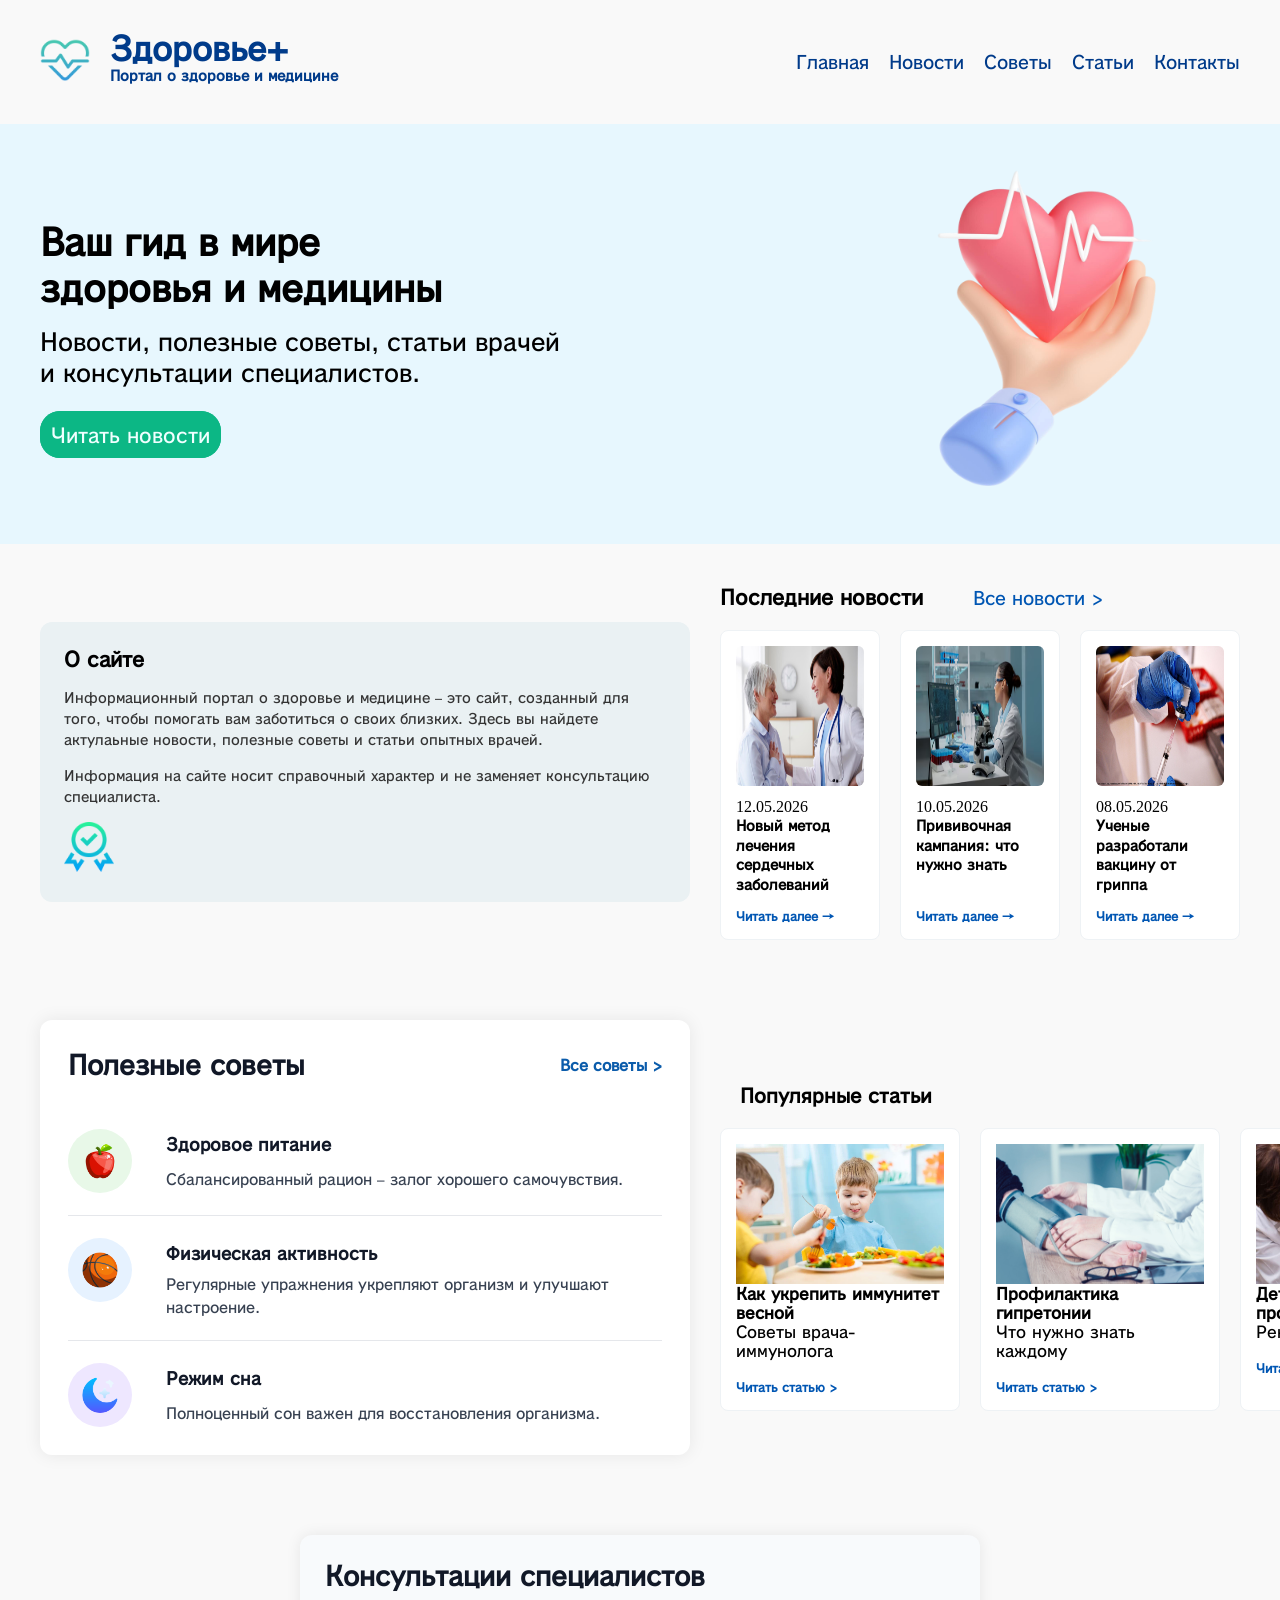
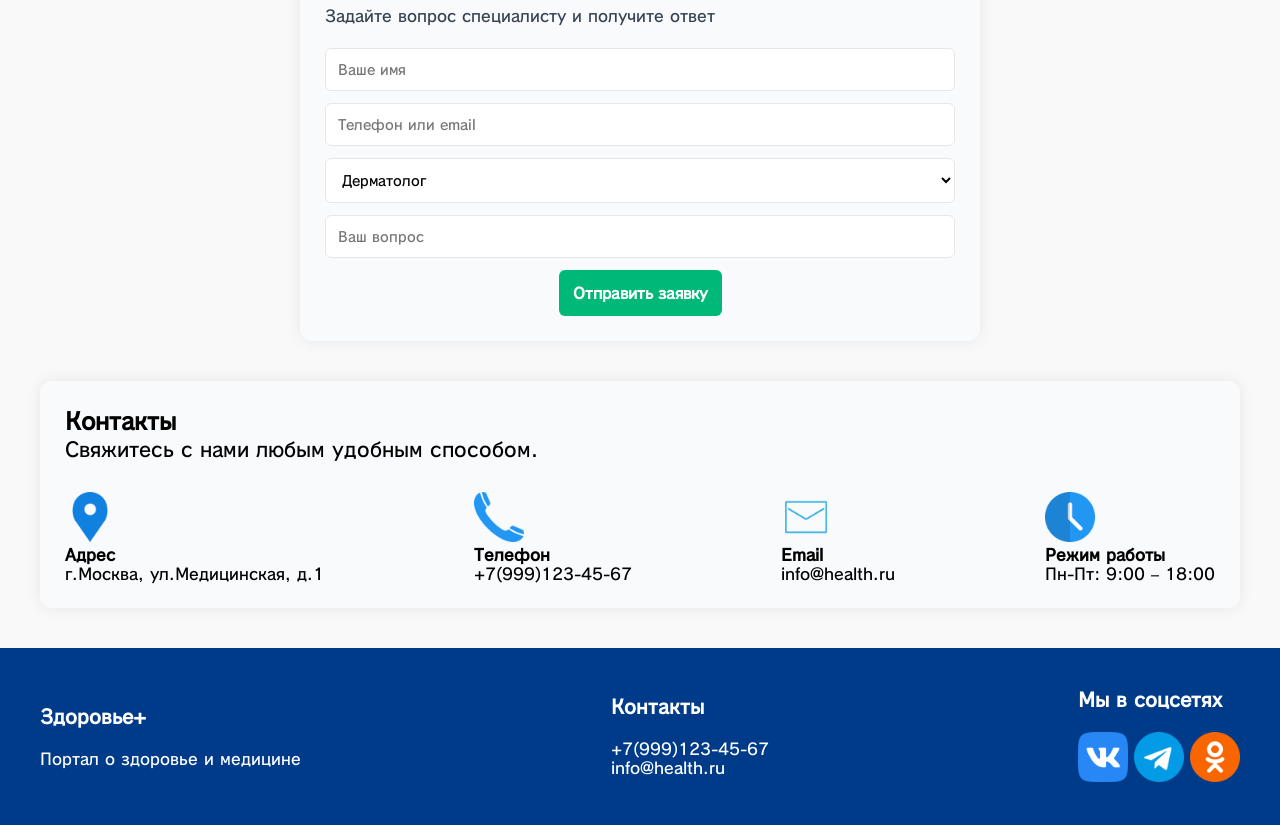
<file: index.html>
<!doctype html>
<html lang="en">
  <head>
    <meta charset="UTF-8" />
    <meta name="viewport" content="width=device-width, initial-scale=1.0" />
    <title>Здоровье+</title>
    <link rel="stylesheet" href="css/index.css" />
    <link rel="stylesheet" href="css/main.css" />
    
  </head>
  <body>
    <header>
      <div class="head">
      <div class="logo">
        <a href="index.html">
          <img src="img/free-icon-heart-rate-5063754.png" alt="logo" /></a>
          <h1>Здоровье+<br> <span>Портал о здоровье и медицине</span></h1>
      </div>
      <div class="nav">
        <ul>
          <li>
            <a href="index.html">Главная</a>
          </li>
          <li>
            <a href="news.html">Новости</a>
          </li>
          <li>
            <a href="advice.html">Советы</a>
          </li>
          <li>
            <a href="article.html">Статьи</a>
          </li>
          <li>
            <a class="navig" href="#contacts">Контакты</a>
          </li>
        </ul>
      </div>
      </div>
    </header>

    <main>
      <section>
        <div class="hero">
          <div>
            <h2>
              Ваш гид в мире <br />
              здоровья и медицины
            </h2>
            <p>
              Новости, полезные советы, статьи врачей <br />и консультации
              специалистов.
            </p>
            <a href="news.html">Читать новости</a>
          </div>
          <img
            src="img/3d-render-hand-holding-heart-with-pulse-line-beat.png"
            alt=""
          />
        </div>
      </section>

      <div class="container">
        <section>
          <div class="about_us">
            <h3>О сайте</h3>
            <p>
              Информационный портал о здоровье и медицине – это сайт, созданный
              для того, чтобы помогать вам заботиться о своих близких. Здесь вы
              найдете актулаьные новости, полезные советы и статьи опытных
              врачей.
            </p>
            <p class="disclaimer">
              Информация на сайте носит справочный характер и не заменяет
              консультацию специалиста.
            </p>
            <img
              src="img/free-icon-quality-5426807.png"
              alt="значок качества"
            />
          </div>
        </section>

        <section class="news_section">
          <div class="news_header">
            <h3>Последние новости</h3>
            <a href="news.html">Все новости ></a>
          </div>
          <div>
            <ul class="last_news_list">
              <li>
                <img src="img/62b9b843e026d047209176.jpeg" alt="" />
                <p class="date">12.05.2026</p>
                <h3>Новый метод лечения сердечных заболеваний</h3>
                <a href="news.html">Читать далее →</a>
              </li>
              <li>
                <img
                  src="img/researching-doctor-laboratory-using-chemical-tools-investigation-scientist-woman-typing-computer-looking-bacteria-petri-dish-while-having-professional-equipment-desk_482257-28192.avif"
                  alt=""
                />
                <p class="date">10.05.2026</p>
                <h3>Прививочная кампания: что нужно знать</h3>
                <a href="news.html">Читать далее →</a>
              </li>
              <li>
                <img
                  src="img/1593833483_0_0_3072_1728_1920x0_80_0_0_3046bcbc6e99d295e8e90262285cd47e.jpg"
                  alt=""
                />
                <p class="date">08.05.2026</p>
                <h3>Ученые разработали вакцину от гриппа</h3>
                <a href="news.html">Читать далее →</a>
              </li>
            </ul>
          </div>
        </section>
      </div>

      <div class="container">
        <section>
          <div class="healthy_advice">
            <div class="advice_header">
              <h3>Полезные советы</h3>
              <a href="advice.html">Все советы ></a>
            </div>
            <ul>
              <li>
                <img src="img/free-icon-apple-1791305.png" alt="apple" />
                <h4>Здоровое питание</h4>
                <p>Сбалансированный рацион – залог хорошего самочувствия.</p>
              </li>
              <li>
                <img src="img/free-icon-basketball-2279437.png" alt="ball" />
                <h4>Физическая активность</h4>
                <p>
                  Регулярные упражнения укрепляют организм и улучшают
                  настроение.
                </p>
              </li>
              <li>
                <img src="img/free-icon-moon-3901848.png" alt="moon" />
                <h4>Режим сна</h4>
                <p>Полноценный сон важен для восстановления организма.</p>
              </li>
            </ul>
          </div>
        </section>

        <section>
          <div class="popular_articles">
            <div class="article-header">
              <h3>Популярные статьи</h3>
              <a href="article.html">Все статьи ></a>
            </div>
            <ul class="news-articles">
              <li>
                <img
                  src="img/da11c0e05ab067f1e8a0c52aa8591ede.jpg.webp"
                  alt=""
                />
                <h4>Как укрепить иммунитет весной</h4>
                <p>Советы врача-иммунолога</p>
                <a href="article.html">Читать статью ></a>
              </li>
              <li>
                <img src="img/8a735b598144f2515af590058f975225.jpg" alt="" />
                <h4>Профилактика гипретонии</h4>
                <p>Что нужно знать каждому</p>
                <a href="article.html">Читать статью ></a>
              </li>
              <li>
                <img src="img/1688080374_40160b-min.jpeg" alt="" />
                <h4>Детские болезни: профилактика</h4>
                <p>Рекомендации педиатра</p>
                <a href="article.html">Читать статью ></a>
              </li>
            </ul>
          </div>
        </section>
      </div>

      <section>
        <div class="consult">
          <div class="consult-header">
            <h3>Консультации специалистов</h3>
            <p>Задайте вопрос специалисту и получите ответ</p>
          </div>
          <form class="doctor_consult">
            <div class="doctor_consult_field">
              <input
                type="text"
                name="owner"
                id="owner"
                placeholder="Ваше имя"
              />
            </div>
            <div class="doctor_consult_field">
              <input
                type="text"
                name="contact"
                id="contact"
                placeholder="Телефон или email"
              />
            </div>
            <div class="doctor_consult_field">
              <select
                name="doctor"
                id="doctor"
                aria-placeholder="Выберите специалиста"
              >
                <option value="terapevt">Терапевт</option>
                <option value="dermatolog" selected>Дерматолог</option>
                <option value="lor">Оториноларинголог</option>
                <option value="psycholog">Психолог</option>
                <option value="okylist">Окулист</option>
                <option value="travmatolog">Травматолог</option>
              </select>
            </div>
            <div class="doctor_consult_field">
              <input
                type="text"
                name="question"
                id="question"
                placeholder="Ваш вопрос"
                maxlength="500"
              />
            </div>
            <a href="">Отправить заявку</a>
          </form>
        </div>
      </section>

      <section id="contacts">
        <div class="contacts">
          <div class="contacts-header">
          <h3>Контакты</h3>
          <p>Свяжитесь с нами любым удобным способом.</p>
          </div>
          <ul>
            <li>
              <img src="img/free-icon-placeholder-149060.png" alt="location" />
              <h4>Адрес</h4>
              <p>г.Москва, ул.Медицинская, д.1</p>
            </li>
            <li>
              <img src="img/free-icon-call-11753484.png" alt="location" />
              <h4>Телефон</h4>
              <p>+7(999)123-45-67</p>
            </li>
            <li>
              <img src="img/free-icon-email-16087435.png" alt="location" />
              <h4>Email</h4>
              <p>info@health.ru</p>
            </li>
            <li>
              <img src="img/free-icon-clock-3602222.png" alt="location" />
              <h4>Режим работы</h4>
              <p>Пн-Пт: 9:00 – 18:00</p>
            </li>
          </ul>
        </div>
      </section>
    </main>

    <footer>
      <div class="footer">
        <ul>
          <li>
            <h3>Здоровье+</h3>
            <p>Портал о здоровье и медицине</p>
          </li>
          <li>
            <h3>Контакты</h3>
            <p>+7(999)123-45-67</p>
            <p>info@health.ru</p>
          </li>
          <li>
            <h3>Мы в соцсетях</h3>
            <a href=""><img src="img/free-icon-vk-5968835.png" alt="вк" /></a>
            <a href=""><img src="img/free-icon-telegram-2111646.png" alt="тг" /></a>
            <a href=""><img src="img/3669991.png" alt="однкл" /></a>
          </li>
        </ul>
    </footer>
      </div>
      <script src="scripts/smoothScroll.js"></script>
  </body>
</html>
</file>
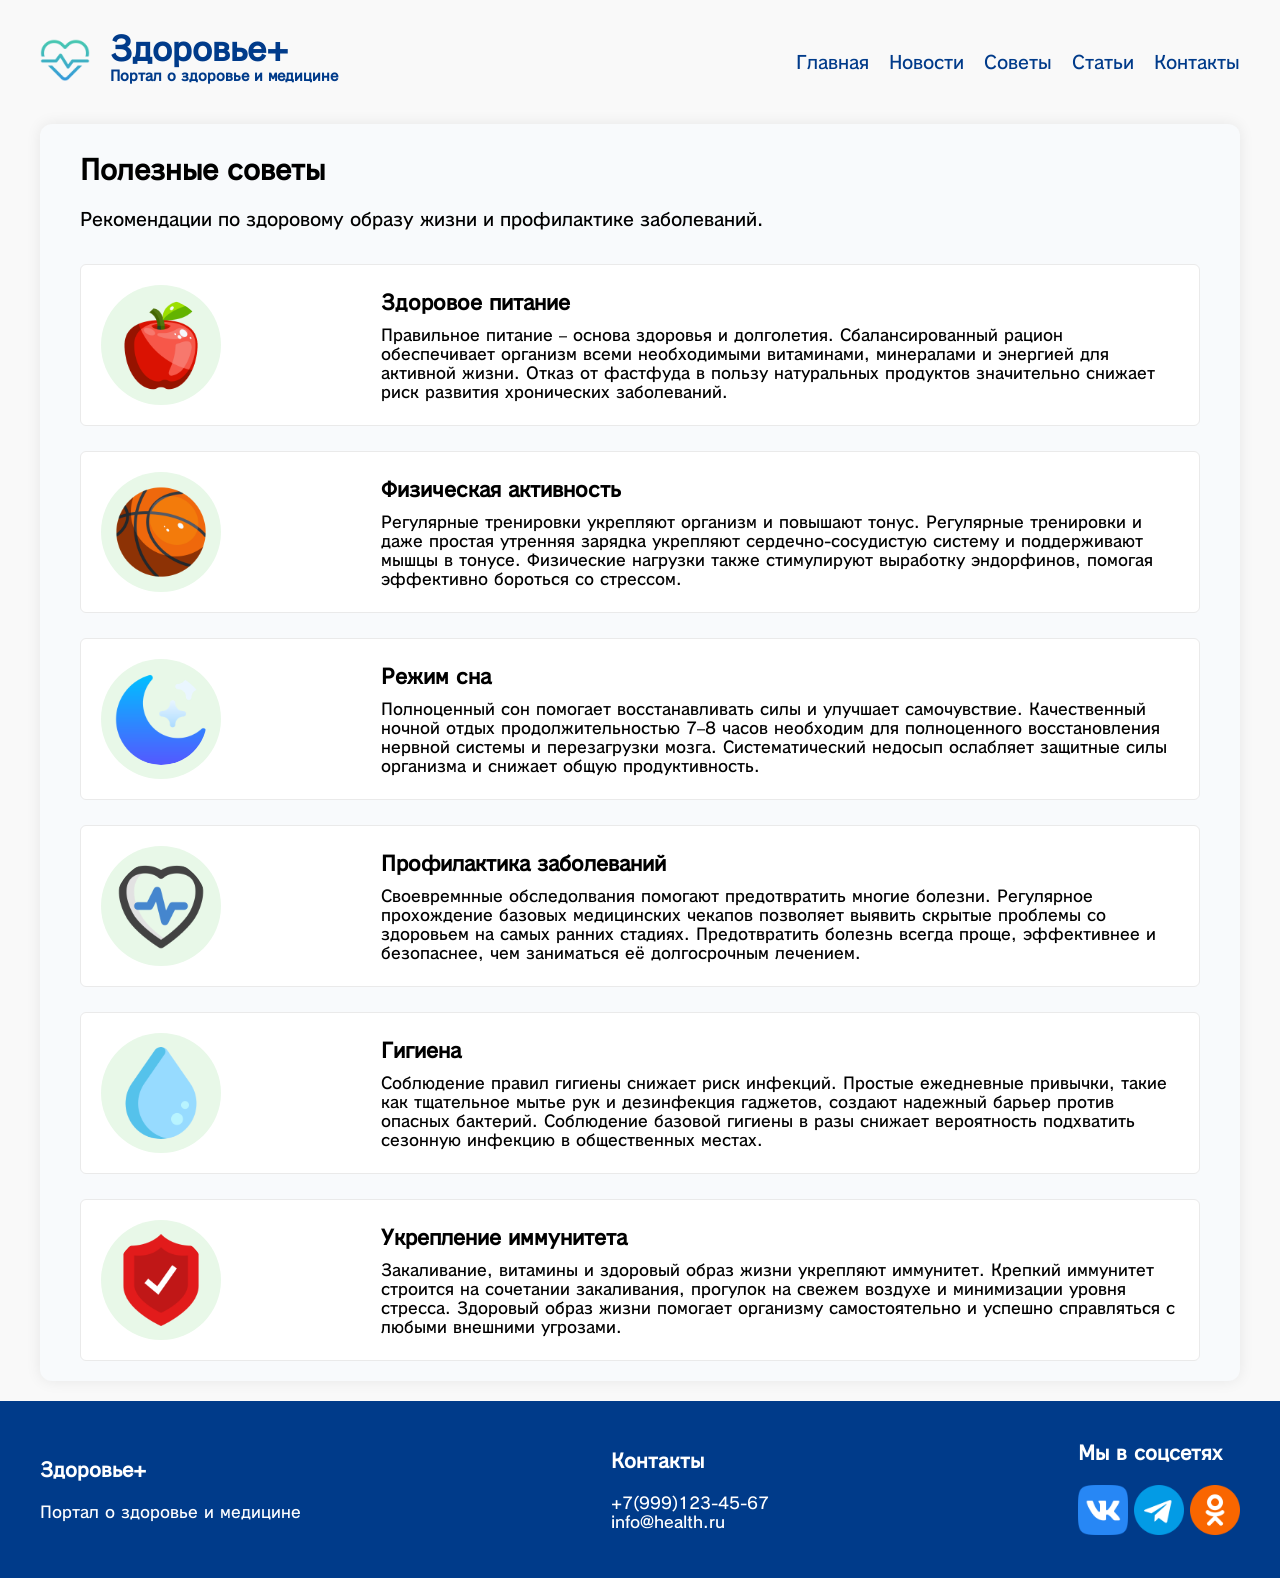
<file: advice.html>
<!DOCTYPE html>
<html lang="en">
<head>
    <meta charset="UTF-8">
    <meta name="viewport" content="width=device-width, initial-scale=1.0">
    <title>Советы</title>
    <link rel="stylesheet" href="css/advice.css">
    <link rel="stylesheet" href="css/main.css">
</head>
<body>
        <header>
      <div class="head">
      <div class="logo">
        <a href="index.html">
          <img src="img/free-icon-heart-rate-5063754.png" alt="logo" /></a>
          <h1>Здоровье+<br> <span>Портал о здоровье и медицине</span></h1>
      </div>
      <div class="nav">
        <ul>
          <li>
            <a href="index.html">Главная</a>
          </li>
          <li>
            <a href="news.html">Новости</a>
          </li>
          <li>
            <a href="advice.html">Советы</a>
          </li>
          <li>
            <a href="article.html">Статьи</a>
          </li>
          <li>
            <a href="#contacts">Контакты</a>
          </li>
        </ul>
      </div>
      </div>
    </header>

    <main>
        <section>
            <div class="advice">
              <div class="advice-header">
                <h1>Полезные советы</h1>
                <p>Рекомендации по здоровому образу жизни и профилактике заболеваний.</p>
                </div>
                <ul>
                    <li>
                        <img src="img/free-icon-apple-1791305.png" alt="">
                        <div class="advice-content">
                        <h3>Здоровое питание</h3>
                        <p>Правильное питание – основа здоровья и долголетия. Сбалансированный рацион обеспечивает организм всеми необходимыми витаминами, минералами и энергией для активной жизни. Отказ от фастфуда в пользу натуральных продуктов значительно снижает риск развития хронических заболеваний.</p>
                        </div>
                    </li>
                    <li>
                        <img src="img/free-icon-basketball-2279437.png" alt="">
                        <div class="advice-content">
                        <h3>Физическая активность</h3>
                        <p>Регулярные тренировки укрепляют организм и повышают тонус. Регулярные тренировки и даже простая утренняя зарядка укрепляют сердечно-сосудистую систему и поддерживают мышцы в тонусе. Физические нагрузки также стимулируют выработку эндорфинов, помогая эффективно бороться со стрессом.</p>
                        </div>
                    </li>
                    <li>
                        <img src="img/free-icon-moon-3901848.png" alt="">
                        <div class="advice-content">
                        <h3>Режим сна</h3>
                        <p>Полноценный сон помогает восстанавливать силы и улучшает самочувствие. Качественный ночной отдых продолжительностью 7–8 часов необходим для полноценного восстановления нервной системы и перезагрузки мозга. Систематический недосып ослабляет защитные силы организма и снижает общую продуктивность.</p>
                        </div>
                    </li>
                    <li>
                        <img src="img/free-icon-heart-rate-monitor-4715479.png" alt="">
                        <div class="advice-content">
                        <h3>Профилактика заболеваний</h3>
                        <p>Своевремнные обследолвания помогают предотвратить многие болезни. Регулярное прохождение базовых медицинских чекапов позволяет выявить скрытые проблемы со здоровьем на самых ранних стадиях. Предотвратить болезнь всегда проще, эффективнее и безопаснее, чем заниматься её долгосрочным лечением.</p> 
                        </div>
                    <li>
                        <img src="img/free-icon-water-drop-471568.png" alt="">
                        <div class="advice-content">
                        <h3>Гигиена</h3>
                        <p>Соблюдение правил гигиены снижает риск инфекций. Простые ежедневные привычки, такие как тщательное мытье рук и дезинфекция гаджетов, создают надежный барьер против опасных бактерий. Соблюдение базовой гигиены в разы снижает вероятность подхватить сезонную инфекцию в общественных местах.</p>
                        </div>
                    </li>
                    <li>
                        <img src="img/free-icon-shield-459294.png" alt="">
                        <div class="advice-content">
                        <h3>Укрепление иммунитета</h3>
                        <p>Закаливание, витамины и здоровый образ жизни укрепляют иммунитет. Крепкий иммунитет строится на сочетании закаливания, прогулок на свежем воздухе и минимизации уровня стресса. Здоровый образ жизни помогает организму самостоятельно и успешно справляться с любыми внешними угрозами.</p>
                        </div>
                    </li>
                </ul>
            </div>
        </section>
    </main>
    <footer>
      <div class="footer">
        <ul>
          <li>
            <h3>Здоровье+</h3>
            <p>Портал о здоровье и медицине</p>
          </li>
          <li>
            <h3>Контакты</h3>
            <p>+7(999)123-45-67</p>
            <p>info@health.ru</p>
          </li>
          <li>
            <h3>Мы в соцсетях</h3>
            <a href=""><img src="img/free-icon-vk-5968835.png" alt="вк" /></a>
            <a href=""><img src="img/free-icon-telegram-2111646.png" alt="тг" /></a>
            <a href=""><img src="img/3669991.png" alt="однкл" /></a>
          </li>
        </ul>
    </footer>
      </div>
</body>
</html>
</file>
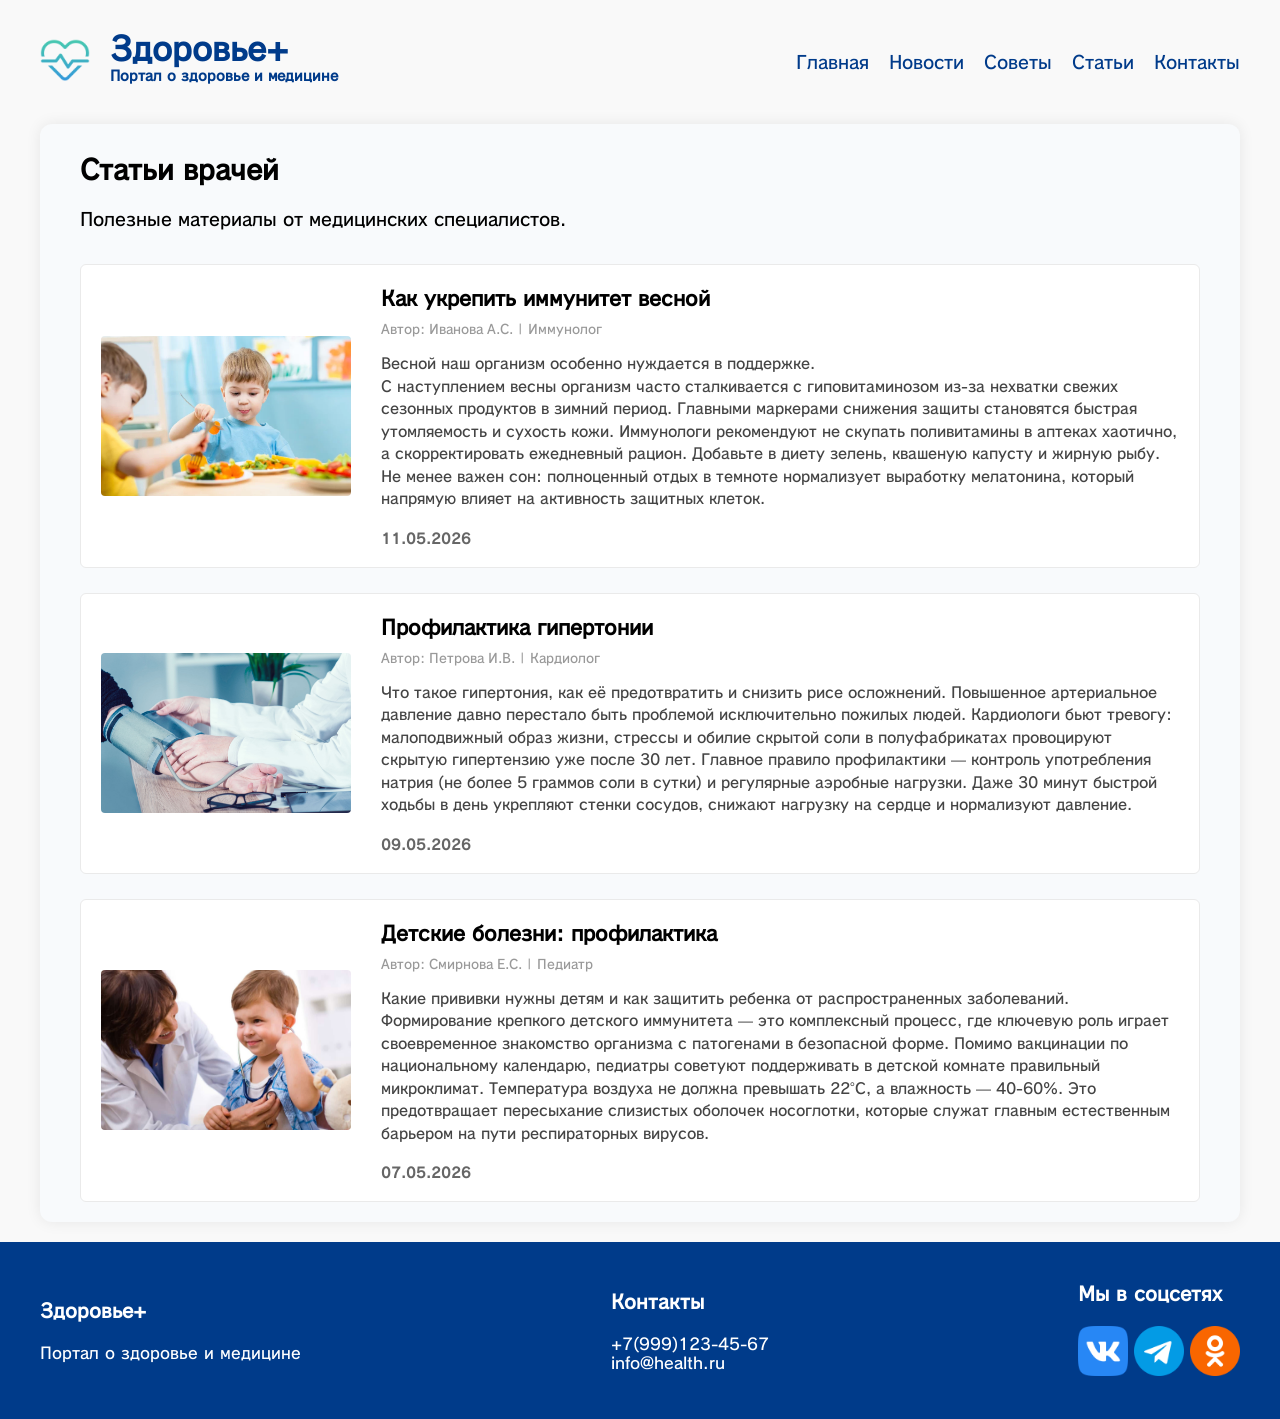
<file: article.html>
<!DOCTYPE html>
<html lang="en">
<head>
    <meta charset="UTF-8">
    <meta name="viewport" content="width=device-width, initial-scale=1.0">
    <title>Статьи</title>
    <link rel="stylesheet" href="css/article.css">
    <link rel="stylesheet" href="css/main.css">
</head>
<body>
        <header>
      <div class="head">
      <div class="logo">
        <a href="index.html">
          <img src="img/free-icon-heart-rate-5063754.png" alt="logo" /></a>
          <h1>Здоровье+<br> <span>Портал о здоровье и медицине</span></h1>
      </div>
      <div class="nav">
        <ul>
          <li>
            <a href="index.html">Главная</a>
          </li>
          <li>
            <a href="news.html">Новости</a>
          </li>
          <li>
            <a href="advice.html">Советы</a>
          </li>
          <li>
            <a href="article.html">Статьи</a>
          </li>
          <li>
            <a href="#contacts">Контакты</a>
          </li>
        </ul>
      </div>
      </div>
    </header>

    <main>
        <section>
            <div class="article">
              <div class="article-header">
                <h1>Статьи врачей</h1>
                <p>Полезные материалы от медицинских специалистов.</p>
                </div>
                <ul>
                    <li>
                        <img src="img/da11c0e05ab067f1e8a0c52aa8591ede.jpg.webp" alt="">
                        <div class="article-content">
                        <h3>Как укрепить иммунитет весной</h3>
                        <p class="author"><span>Автор:</span> Иванова А.С.  |  Иммунолог</p>
                        <p class="description">Весной наш организм особенно нуждается в поддержке.<br> С наступлением весны организм часто сталкивается с гиповитаминозом из-за нехватки свежих сезонных продуктов в зимний период. Главными маркерами снижения защиты становятся быстрая утомляемость и сухость кожи. Иммунологи рекомендуют не скупать поливитамины в аптеках хаотично, а скорректировать ежедневный рацион. Добавьте в диету зелень, квашеную капусту и жирную рыбу. Не менее важен сон: полноценный отдых в темноте нормализует выработку мелатонина, который напрямую влияет на активность защитных клеток.</p>
                        <p class="date">11.05.2026</p>
                        </div>
                    </li>
                    <li>
                        <img src="img/8a735b598144f2515af590058f975225.jpg" alt="">
                        <div class="article-content">
                        <h3>Профилактика гипертонии</h3>
                        <p class="author"><span>Автор:</span> Петрова И.В.  |  Кардиолог</p>
                        <p class="description">Что такое гипертония, как её предотвратить и снизить рисе осложнений. Повышенное артериальное давление давно перестало быть проблемой исключительно пожилых людей. Кардиологи бьют тревогу: малоподвижный образ жизни, стрессы и обилие скрытой соли в полуфабрикатах провоцируют скрытую гипертензию уже после 30 лет. Главное правило профилактики — контроль употребления натрия (не более 5 граммов соли в сутки) и регулярные аэробные нагрузки. Даже 30 минут быстрой ходьбы в день укрепляют стенки сосудов, снижают нагрузку на сердце и нормализуют давление.</p>
                        <p class="date">09.05.2026</p>
                        </div>
                    </li>
                    <li>
                        <img src="img/1688080374_40160b-min.jpeg" alt="">
                        <div class="article-content">
                        <h3>Детские болезни: профилактика</h3>
                        <p class="author"><span>Автор:</span> Смирнова Е.С.  |  Педиатр</p>
                        <p class="description">Какие прививки нужны детям и как защитить ребенка от распространенных заболеваний. Формирование крепкого детского иммунитета — это комплексный процесс, где ключевую роль играет своевременное знакомство организма с патогенами в безопасной форме. Помимо вакцинации по национальному календарю, педиатры советуют поддерживать в детской комнате правильный микроклимат. Температура воздуха не должна превышать 22°C, а влажность — 40-60%. Это предотвращает пересыхание слизистых оболочек носоглотки, которые служат главным естественным барьером на пути респираторных вирусов.</p>
                        <p class="date">07.05.2026</p>
                        </div>
                    </li>
                </ul>
            </div>
        </section>
    </main>
    <footer>
      <div class="footer">
        <ul>
          <li>
            <h3>Здоровье+</h3>
            <p>Портал о здоровье и медицине</p>
          </li>
          <li>
            <h3>Контакты</h3>
            <p>+7(999)123-45-67</p>
            <p>info@health.ru</p>
          </li>
          <li>
            <h3>Мы в соцсетях</h3>
            <a href=""><img src="img/free-icon-vk-5968835.png" alt="вк" /></a>
            <a href=""><img src="img/free-icon-telegram-2111646.png" alt="тг" /></a>
            <a href=""><img src="img/3669991.png" alt="однкл" /></a>
          </li>
        </ul>
    </footer>
      </div>
</body>
</html>
</file>
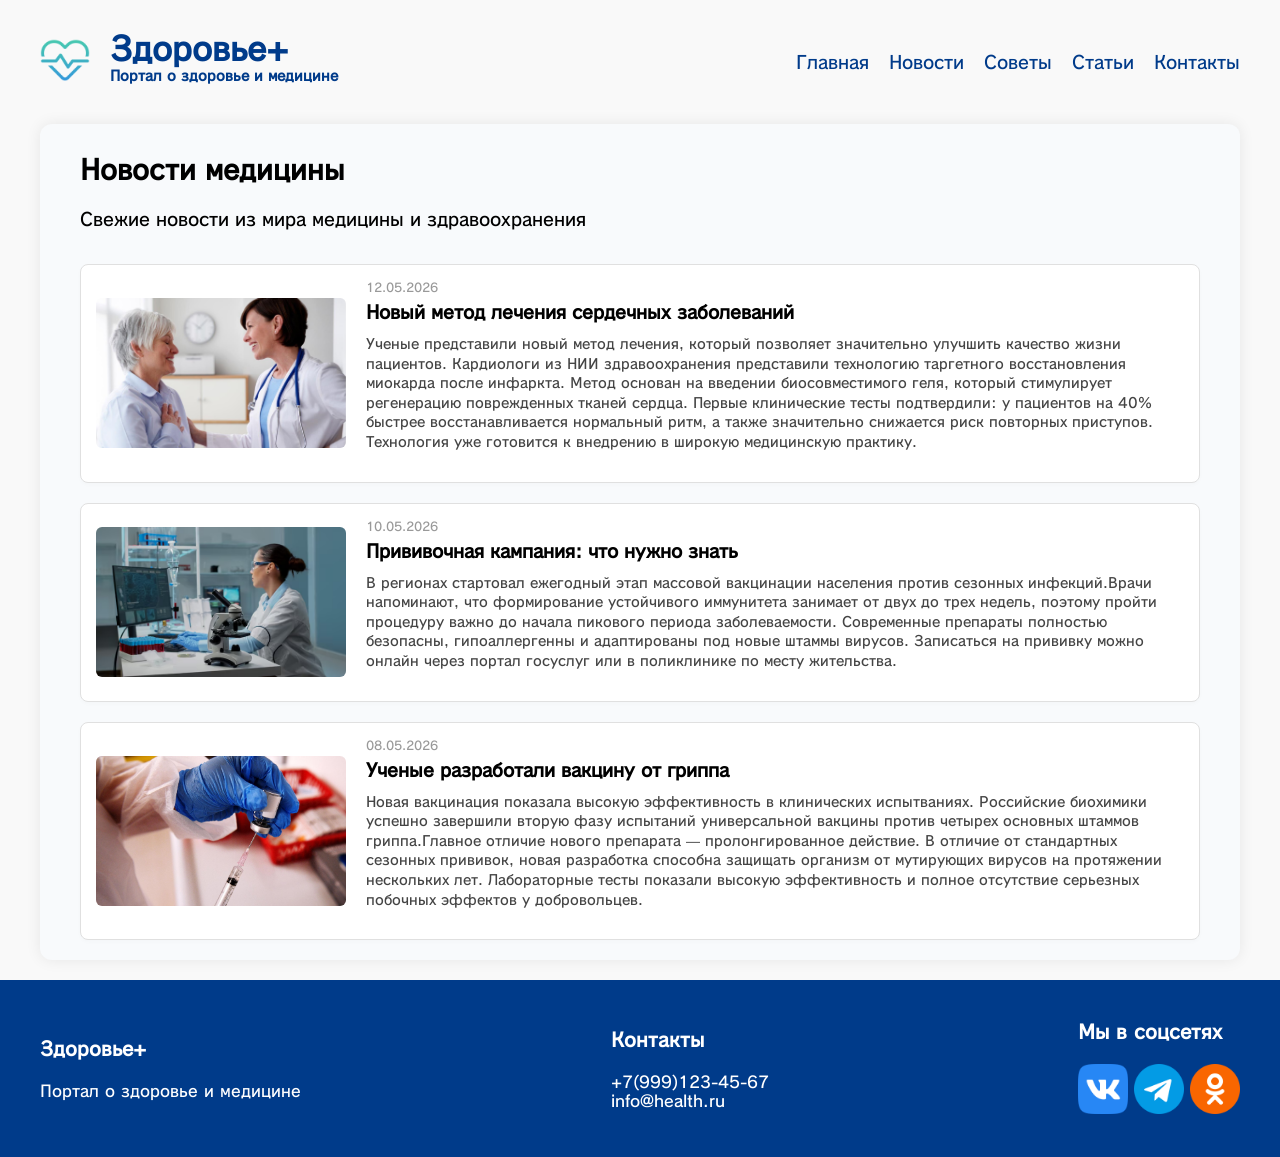
<file: news.html>
<!DOCTYPE html>
<html lang="en">
<head>
    <meta charset="UTF-8">
    <meta name="viewport" content="width=device-width, initial-scale=1.0">
    <title>Document</title>
    <link rel="stylesheet" href="css/news.css">
    <link rel="stylesheet" href="css/main.css">
</head>
<body>
        <header>
      <div class="head">
      <div class="logo">
        <a href="index.html">
          <img src="img/free-icon-heart-rate-5063754.png" alt="logo" /></a>
          <h1>Здоровье+<br> <span>Портал о здоровье и медицине</span></h1>
      </div>
      <div class="nav">
        <ul>
          <li>
            <a href="index.html">Главная</a>
          </li>
          <li>
            <a href="news.html">Новости</a>
          </li>
          <li>
            <a href="advice.html">Советы</a>
          </li>
          <li>
            <a href="article.html">Статьи</a>
          </li>
          <li>
            <a href="#contacts">Контакты</a>
          </li>
        </ul>
      </div>
      </div>
    </header>

    <main>
        <section>
            <div class="news">
              <div class="news-header">
                <h1>Новости медицины</h1>
                <p>Свежие новости из мира медицины и здравоохранения</p>
                </div>
                <ul>
                    <li>
                        <img src="img/62b9b843e026d047209176.jpeg" alt="">
                        <div class="news-content">
                        <p>12.05.2026</p>
                        <h3>Новый метод лечения сердечных заболеваний</h3>
                        <p>Ученые представили новый метод лечения, который позволяет значительно улучшить качество жизни пациентов. Кардиологи из НИИ здравоохранения представили технологию таргетного восстановления миокарда после инфаркта. Метод основан на введении биосовместимого геля, который стимулирует регенерацию поврежденных тканей сердца. Первые клинические тесты подтвердили: у пациентов на 40% быстрее восстанавливается нормальный ритм, а также значительно снижается риск повторных приступов. Технология уже готовится к внедрению в широкую медицинскую практику.</p>
                        </div>
                    </li>
                    <li>
                        <img src="img/researching-doctor-laboratory-using-chemical-tools-investigation-scientist-woman-typing-computer-looking-bacteria-petri-dish-while-having-professional-equipment-desk_482257-28192.avif" alt="">
                        <div class="news-content">
                        <p>10.05.2026</p>
                        <h3>Прививочная кампания: что нужно знать</h3>
                        <p>В регионах стартовал ежегодный этап массовой вакцинации населения против сезонных инфекций.Врачи напоминают, что формирование устойчивого иммунитета занимает от двух до трех недель, поэтому пройти процедуру важно до начала пикового периода заболеваемости. Современные препараты полностью безопасны, гипоаллергенны и адаптированы под новые штаммы вирусов. Записаться на прививку можно онлайн через портал госуслуг или в поликлинике по месту жительства.</p>
                        </div>
                    </li>
                    <li>
                        <img src="img/1593833483_0_0_3072_1728_1920x0_80_0_0_3046bcbc6e99d295e8e90262285cd47e.jpg" alt="">
                        <div class="news-content">
                        <p>08.05.2026</p>
                        <h3>Ученые разработали вакцину от гриппа</h3>
                        <p>Новая вакцинация показала высокую эффективность в клинических испытваниях. Российские биохимики успешно завершили вторую фазу испытаний универсальной вакцины против четырех основных штаммов гриппа.Главное отличие нового препарата — пролонгированное действие. В отличие от стандартных сезонных прививок, новая разработка способна защищать организм от мутирующих вирусов на протяжении нескольких лет. Лабораторные тесты показали высокую эффективность и полное отсутствие серьезных побочных эффектов у добровольцев.</p>
                        </div>
                    </li>
                </ul>
            </div>
        </section>
    </main>
    <footer>
      <div class="footer">
        <ul>
          <li>
            <h3>Здоровье+</h3>
            <p>Портал о здоровье и медицине</p>
          </li>
          <li>
            <h3>Контакты</h3>
            <p>+7(999)123-45-67</p>
            <p>info@health.ru</p>
          </li>
          <li>
            <h3>Мы в соцсетях</h3>
            <a href=""><img src="img/free-icon-vk-5968835.png" alt="вк" /></a>
            <a href=""><img src="img/free-icon-telegram-2111646.png" alt="тг" /></a>
            <a href=""><img src="img/3669991.png" alt="однкл" /></a>
          </li>
        </ul>
    </footer>
      </div>
</body>
</html>
</file>
<file: css/index.css>
@font-face {
  font-family: "Nintendo";
  src: url("../nintendo_NTLGDB_001.ttf")format('truetype');
  font-weight: 400;
}

.hero{
    font-family: 'Nintendo';
    background-color: #E7F7FE;
    display: flex;
    justify-content: space-between;
    align-items: center;
    padding: 10px 40px;
    font-size: 24px;
}

.hero h2{
    padding-bottom: 15px;
}

.hero p{
    font-family: 'Nintendo';
    font-weight: 200;
    padding-bottom: 30px;
}

.hero img{
    width: 400px;
    height: 400px;
}

.hero a{
    border: 1px solid #0CB785;
    color: azure;
    background-color: #0CB785;
    text-decoration-line: none;
    border-radius: 20px;
    padding: 10px;
    font-size: 20px;
}

.hero a:hover{
    border: 1px solid #0CB785;
    background-color: azure;
    color: #0CB785;
}

* {
  box-sizing: border-box;
  margin: 0;
  padding: 0;
}

body {
  background-color: #f9f9f9;
}

/* 1. Главный контейнер: ставит левую и правую секции в ряд */
.container {
  display: flex;
  gap: 30px; /* Расстояние между левым блоком и новостями */
  align-items: center;
  /* max-width: 1200px; */
  /* margin: 0 auto; */
  padding: 40px 40px;
}

/* Стили для левого блока "О сайте" */
.about_us {
  flex: 0 0 300px; /* Фиксированная ширина левого блока */
  background-color: #eaf1f3; /* Светлый фон как на макете */
  padding: 24px;
  border-radius: 12px;
  position: relative;
  max-width: 650px;
  max-height: 300px;
  font-family: 'Nintendo';
  font-size: 24px;
}

.about_us img{
    align-items: end;
    width: 50px;
    height: 50px;
}
.about_us h3 {
  margin-bottom: 15px;
  font-size: 20px;
}

.about_us p {
  font-size: 14px;
  line-height: 1.5;
  color: #333;
  margin-bottom: 15px;
}

/* Зеленый щит в правом нижнем углу */
.about_us .badge {
  display: block;
  margin-left: auto;
  margin-top: 20px;
}

/* Стили для правой секции новостей */
.news_section {
  flex: 1; /* Занимает все оставшееся пространство */
  display: flex;
  flex-wrap: wrap;
}

/* Шапка новостей (Заголовок + ссылка "Все новости") */
.news_header {
  display: flex;
  justify-content: space-between; /* Разносит заголовок влево, ссылку вправо */
  align-items: flex-end;
  margin-bottom: 20px;
  gap: 50px;
}

.news_header h3 {
  font-size: 20px;
  font-family: 'Nintendo';
}

.news_header a{
  color: #0056b3;
  text-decoration: none;
  font-size: 18px;
  font-family: 'Nintendo';
}

.news_header a:hover{
    text-decoration: underline;
}

/* 2. Контейнер списка: выстраивает 3 карточки в ряд */
.last_news_list {
  display: flex;
  gap: 20px; /* Расстояние между карточками */
  list-style: none;
}

/* Стили для отдельной карточки новости */
.last_news_list li {
  flex: 1; /* Карточки будут одинаковой ширины */
  background: #fff;
  border: 1px solid #eef2f5;
  border-radius: 8px;
  padding: 15px;
  display: flex;
  flex-direction: column; /* Контент внутри карточки идет сверху вниз */
}

/* Заглушка для картинок в новостях */
.last_news_list li img {
  width: 100%;
  height: 140px;
  background-color: #ddd; /* Временный серый фон */
  border-radius: 6px;
  margin-bottom: 12px;
} */

.last_news_list p {
  font-size: 12px;
  color: #888;
  margin-bottom: 8px;
  font-family: 'Nintendo';
}

.last_news_list h3 {
  font-size: 14px;
  line-height: 1.4;
  margin-bottom: 15px;
  flex-grow: 1; /* Выталкивает ссылку "Читать далее" строго вниз */
  font-family: 'Nintendo';
}

.last_news_list a {
  color: #0056b3;
  text-decoration: none;
  font-size: 12px;
  font-weight: bold;
  font-family: 'Nintendo';
}

.last_news_list a:hover{
    text-decoration: underline;
}

.popular_articles{
    font-family: 'Nintendo';
    font-size: 16px;
}

.popular_articles img{
    width: 208px;
    height: 140px;
}

.article-header{
    display: flex;
    align-items: center;
    justify-content: space-between;
    padding: 20px;
}

.news-articles {
  display: flex;
  gap: 20px; /* Расстояние между карточками */
  list-style: none;
  max-width: 760px;
}

/* Стили для отдельной карточки новости */
.news-articles li {
  flex: 1; /* Карточки будут одинаковой ширины */
  background: #fff;
  border: 1px solid #eef2f5;
  border-radius: 8px;
  padding: 15px;
  display: flex;
  flex-direction: column; /* Контент внутри карточки идет сверху вниз */
}

.popular_articles a{
    text-decoration: none;
    color: #0056b3;
    font-size: 18px;
    font-weight: bold;
}

.popular_articles a:hover{
    text-decoration: underline;
}

.news-articles a{
    font-size: 12px;
    padding-top: 20px;
    font-weight: bold;
}

.consult {
    background: #f8fafc;
    padding: 25px;
    border-radius: 12px;
    box-shadow: 0 0 15px rgba(0, 0, 0, 0.08);
    font-family: 'Nintendo';
    margin: 40px 300px;
    max-width: 1000px;
}

.consult-header h3 {
    margin: 0 0 12px;
    font-size: 26px;
    line-height: 1.2;
    color: #111827;
}

.consult-header p {
    margin: 0 0 20px;
    font-size: 16px;
    line-height: 1.5;
    color: #374151;
}

.doctor_consult {
    display: flex;
    flex-direction: column;
    gap: 12px;
}

.doctor_consult_field input,
.doctor_consult_field select {
    width: 100%;
    box-sizing: border-box;
    padding: 12px;
    border: 1px solid #e5e7eb;
    border-radius: 6px;
    background: white;
    font-size: 14px;
    outline: none;
    font-family: 'Nintendo';
}

.doctor_consult_field input:focus,
.doctor_consult_field select:focus {
    border-color: #00b878;
}

.doctor_consult a {
    display: block;
    text-align: center;
    padding: 14px;
    background: #00b878;
    color: white;
    border-radius: 6px;
    text-decoration: none;
    font-size: 15px;
    font-weight: 700;
    max-width: 300px;
    margin: 0 auto;
}

.doctor_consult a:hover {
    background: #009e67;
}

.healthy_advice {
    width: 650px;
    background: #ffffff;
    padding: 28px;
    border-radius: 12px;
    box-shadow: 0 0 18px rgba(0, 0, 0, 0.08);
    font-family: 'Nintendo';
}

.advice_header {
    display: flex;
    align-items: center;
    justify-content: space-between;
    margin-bottom: 25px;
}

.advice_header h3 {
    margin: 0;
    font-size: 26px;
    color: #111827;
}

.advice_header a {
    color: #0b5cab;
    text-decoration: none;
    font-size: 15px;
    font-weight: 600;
}

.advice_header a:hover {
    text-decoration: underline;
}

.healthy_advice ul {
    margin: 0;
    padding: 0;
    list-style: none;
}

.healthy_advice li {
    display: grid;
    grid-template-columns: 80px 1fr;
    column-gap: 18px;
    padding: 22px 0;
    border-bottom: 1px solid #e5e7eb;
}

.healthy_advice li:last-child {
    border-bottom: none;
    padding-bottom: 0;
}

.healthy_advice li img {
    width: 64px;
    height: 64px;
    padding: 14px;
    border-radius: 50%;
    object-fit: contain;
    background: #e8f8e8;
    box-sizing: border-box;
    grid-row: 1 / 3;
}

.healthy_advice li:nth-child(2) img {
    background: #e6f2ff;
}

.healthy_advice li:nth-child(3) img {
    background: #eee7ff;
}

.healthy_advice li h4 {
    margin: 4px 0 8px;
    font-size: 17px;
    color: #111827;
}

.healthy_advice li p {
    margin: 0;
    font-size: 15px;
    line-height: 1.5;
    color: #374151;
}

.contacts{
    background: #f8fafc;
    padding: 25px;
    border-radius: 12px;
    box-shadow: 0 0 15px rgba(0, 0, 0, 0.08);
    font-family: 'Nintendo';
    margin: 40px;
}

.contacts-header{
    padding-bottom: 30px;
    font-size: 20px;
}

.contacts img{
    width: 50px;
    height: 50px;
}

.contacts ul{
    display: flex;
    list-style-type: none;
    justify-content: space-between;
    gap: 20px;
}

section{
    scroll-margin-top: 90px;
}
</file>
<file: css/main.css>
@font-face {
  font-family: "Nintendo";
  src: url("../nintendo_NTLGDB_001.ttf")format('truetype');
  font-weight: 400;
}

* {
  box-sizing: border-box;
  margin: 0;
  padding: 0;
}

body {
  background-color: #f9f9f9;
}

.head{
    display: flex;
    justify-content: space-between;
    align-items: center;
    margin: 35px 40px;
}

.logo img{
    width: 50px;
    height: 50px;
    margin-right: 20px;
}

.nav ul{
    display: flex;
    justify-content: space-between;
    align-items: center;
    gap: 20px;
    list-style-type: none;
}

.nav a{
    text-decoration: none;
    font-family: 'Nintendo';
    font-size: 18px;
    color: #003B8A;
}

.nav a:hover{
    color: #fff;
    border-radius: 10px;
    padding: 7px 12px;
    background-color: #0249a6;
}

.logo{
    display: flex;
    align-items: center;
    font-family: 'Nintendo';
    font-size: 16px;
    color: #003B8A;
    line-height: 20px;
}

.logo span{
    font-size: 14px;
}

.footer{
    padding: 40px 40px;
    background-color: #003B8A;
    font-family: 'Nintendo';
    color: #fff;
}

footer img{
    width: 50px;
    height: 50px;
}

.footer ul{
    display: flex;
    justify-content: space-between;
    align-items: center;
}

.footer li{
    list-style-type: none;
}

.footer h3{
    padding-bottom: 20px;
}
</file>
<file: css/advice.css>
@font-face {
  font-family: "Nintendo";
  src: url("../nintendo_NTLGDB_001.ttf")format('truetype');
  font-weight: 400;
}

* {
  box-sizing: border-box;
  margin: 0;
  padding: 0;
}

body {
  background-color: #f9f9f9;
}

section{
    padding: 20px 40px;
    background: #f8fafc;
    border-radius: 12px;
    box-shadow: 0 0 15px rgba(0, 0, 0, 0.08);
    font-family: 'Nintendo';
    margin: 20px 40px;
}

.advice-header{
    font-family: 'Nintendo';
    font-size: 18px;
    padding-bottom: 20px;
    line-height: 50px;
}

.advice ul {
  list-style: none;
  padding: 0;
  margin: 0;
  display: flex;
  flex-direction: column;
  gap: 25px;
}

.advice li{
  display: grid;
  grid-template-columns: 250px 1fr; 
  gap: 30px; /* Зазор между картинкой и текстовым блоком */
  background: #fff;
  border: 1px solid #eaeaea;
  border-radius: 6px;
  padding: 20px;
  align-items: center;
}

.advice li img {
  width: 120px;
  height: auto; 
  padding: 14px;
  border-radius: 50%;
  object-fit: contain;
  background: #e8f8e8;
  box-sizing: border-box;
}

.advice-content h3 {
  font-size: 20px;
  margin: 0 0 10px 0;
  color: #000;
}
</file>
<file: css/article.css>
@font-face {
  font-family: "Nintendo";
  src: url("../nintendo_NTLGDB_001.ttf")format('truetype');
  font-weight: 400;
}

* {
  box-sizing: border-box;
  margin: 0;
  padding: 0;
}

body {
  background-color: #f9f9f9;
}

section{
    padding: 20px 40px;
    background: #f8fafc;
    border-radius: 12px;
    box-shadow: 0 0 15px rgba(0, 0, 0, 0.08);
    font-family: 'Nintendo';
    margin: 20px 40px;
}

.article-header{
    font-family: 'Nintendo';
    font-size: 18px;
    padding-bottom: 20px;
    line-height: 50px;
}

.article ul {
  list-style: none;
  padding: 0;
  margin: 0;
  display: flex;
  flex-direction: column;
  gap: 25px; /* Расстояние между карточками */
}

/* Карточка статьи (Включаем GRID) */
.article li {
  display: grid;
  /* Левая колонка для фото (250px), правая для всего текста (занимает остаток) */
  grid-template-columns: 250px 1fr; 
  gap: 30px; /* Зазор между картинкой и текстовым блоком */
  background: #fff;
  border: 1px solid #eaeaea;
  border-radius: 6px;
  padding: 20px;
  align-items: center; /* Выравнивание элементов по верхнему краю */
}

/* Стили для картинки (левая колонка) */
.article li img {
  width: 100%;
  height: 160px; /* Задаем фиксированную высоту для аккуратности */
  object-fit: cover; /* Защищает картинку от растягивания и сжатия */
  border-radius: 4px;
}

/* Стили для текстового контента (правая колонка) */
.article-content h3 {
  font-size: 20px;
  margin: 0 0 10px 0;
  color: #000;
}

.article-content .author {
  font-size: 13px;
  color: #999;
  margin: 0 0 15px 0;
}

.article-content .description {
  font-size: 15px;
  color: #444;
  line-height: 1.5;
  margin: 0 0 20px 0;
}

.article-content .date {
  font-size: 14px;
  color: #666;
  font-weight: bold;
  margin: 0;
}
</file>
<file: css/news.css>
@font-face {
  font-family: "Nintendo";
  src: url("../nintendo_NTLGDB_001.ttf")format('truetype');
  font-weight: 400;
}

* {
  box-sizing: border-box;
  margin: 0;
  padding: 0;
}

body {
  background-color: #f9f9f9;
}

section{
    padding: 20px 40px;
    background: #f8fafc;
    border-radius: 12px;
    box-shadow: 0 0 15px rgba(0, 0, 0, 0.08);
    font-family: 'Nintendo';
    margin: 20px 40px;
}

.news-header{
    font-family: 'Nintendo';
    font-size: 18px;
    padding-bottom: 20px;
    line-height: 50px;
}

.news img{
    width: 350px;
    height: auto;
}

.news ul {
  list-style: none; /* Убираем маркеры списков */
  padding: 0;
  margin: 0;
  display: flex;
  flex-direction: column;
  gap: 20px; /* Отступ между карточками */
}

/* Сама карточка новости (Включаем GRID здесь) */
.news li {
  display: grid;
  /* 1 колонка для фото (фиксированная), 2 колонка для текста (занимает всё остальное место) */
  grid-template-columns: 250px 1fr; 
  gap: 20px; /* Отступ между картинкой и текстом внутри карточки */
  background: #fff;
  border: 1px solid #e0e0e0;
  border-radius: 8px;
  padding: 15px;
  box-shadow: 0 2px 4px rgba(0,0,0,0.02);
  align-items: center; /* Центрируем элементы по вертикали */
}

/* Стили для изображения */
.news li img {
  width: 100%;
  height: 150px;
  object-fit: cover; /* Чтобы картинка не искажалась */
  border-radius: 6px;
}

/* Стили для текста внутри карточки */
.news li p:nth-of-type(1) {
  color: #999;
  font-size: 12px;
  margin: 0 0 5px 0;
}

.news li h3 {
  margin: 0 0 10px 0;
  font-size: 18px;
}

.news li p:nth-of-type(2) {
  color: #444;
  font-size: 14px;
  margin: 0 0 15px 0;
  line-height: 1.4;
}

/* Кнопка "Читать далее" */
.news li a {
  display: inline-block;
  background-color: #004095;
  color: white;
  text-decoration: none;
  padding: 8px 16px;
  border-radius: 4px;
  font-size: 13px;
  font-weight: bold;
}

.news li a:hover {
  background-color: #002d69;
}
</file>
